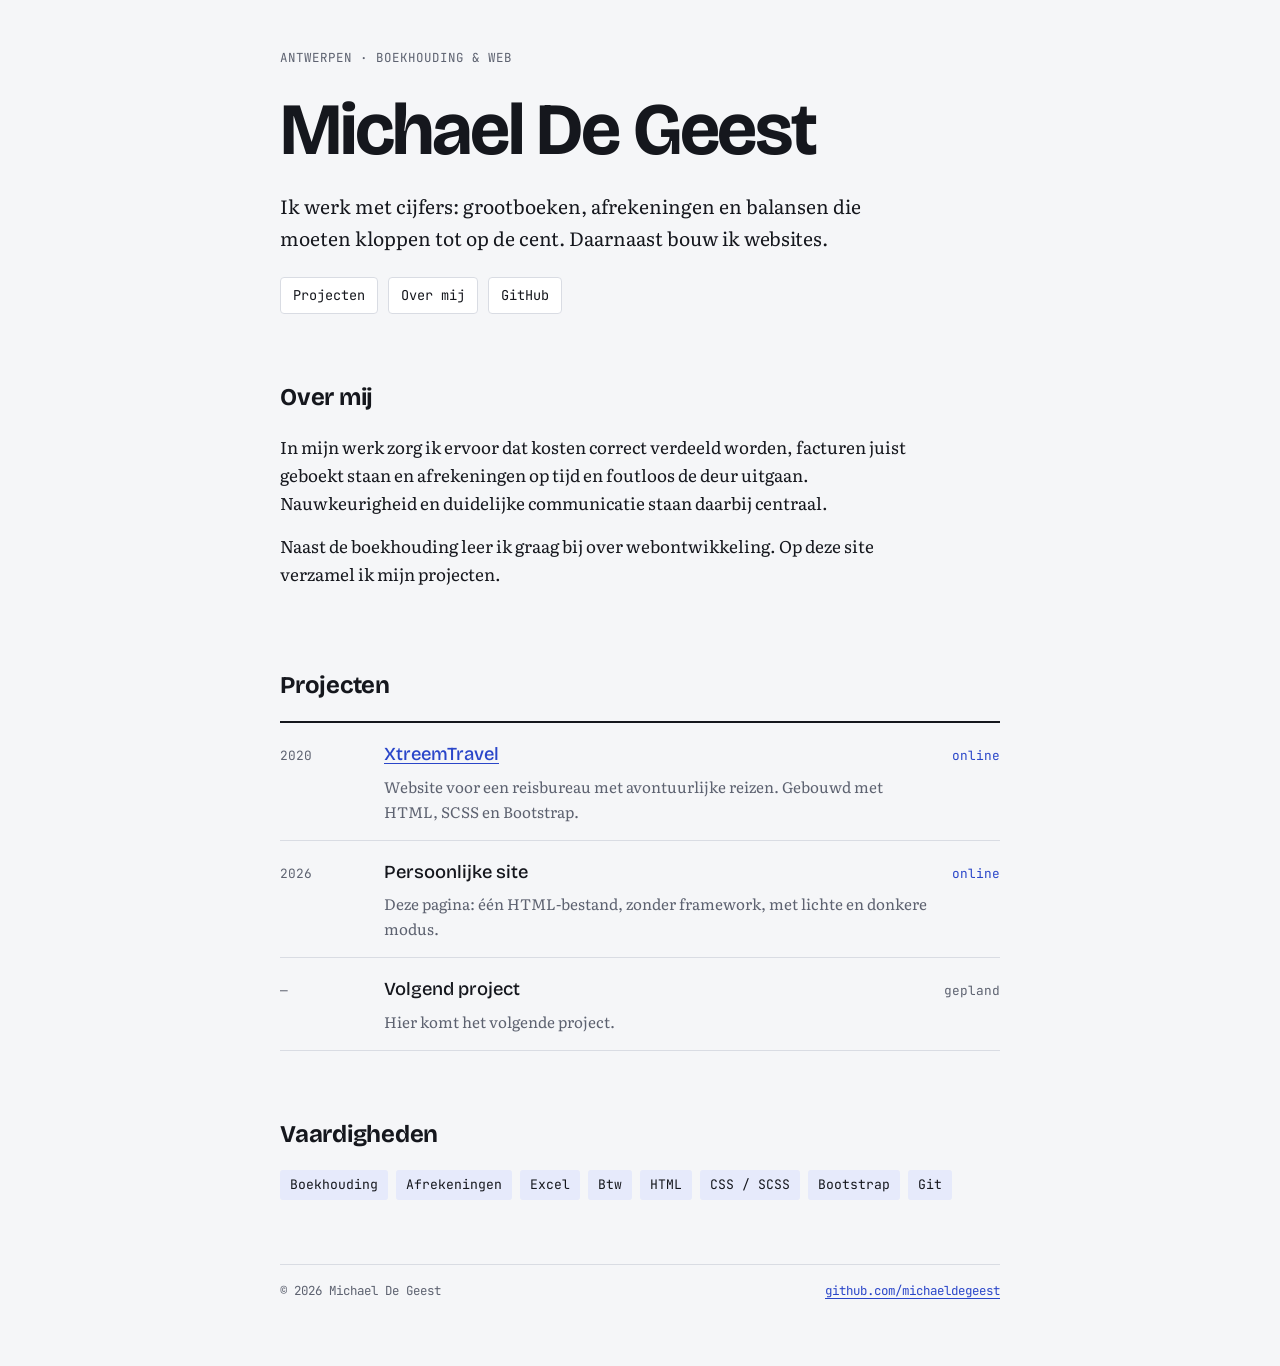
<file: index.html>
<!DOCTYPE html>
<html lang="nl">
<head>
<meta charset="UTF-8">
<meta name="viewport" content="width=device-width, initial-scale=1, viewport-fit=cover">
<title>Michael De Geest</title>
<meta name="description" content="Persoonlijke site van Michael De Geest: boekhouding, cijfers en webprojecten.">
<meta property="og:title" content="Michael De Geest">
<meta property="og:description" content="Boekhouding, cijfers en webprojecten.">
<link rel="preconnect" href="https://fonts.googleapis.com">
<link rel="preconnect" href="https://fonts.gstatic.com" crossorigin>
<link rel="stylesheet" href="https://fonts.googleapis.com/css2?family=Bricolage+Grotesque:opsz,wght@12..96,500;12..96,700&family=Literata:opsz,wght@7..72,400;7..72,500&family=JetBrains+Mono:wght@400;500&display=swap">
<style>
/* Layout: één smalle kolom; projecten staan als regels in een grootboek (datum · omschrijving · status). */
:root{
  --bg:#f5f6f8; --surface:#ffffff; --ink:#15171d; --muted:#5d6270; --line:#d9dce3; --accent:#2a46c9; --accent-soft:#e6eafb;
  --display:"Bricolage Grotesque","Segoe UI",system-ui,sans-serif;
  --body:"Literata",Georgia,"Times New Roman",serif;
  --mono:"JetBrains Mono",ui-monospace,Menlo,Consolas,monospace;
  color-scheme:light;
}
@media (prefers-color-scheme:dark){:root{
  --bg:#111319; --surface:#181b23; --ink:#e7e9ef; --muted:#9aa0ae; --line:#2a2e3a; --accent:#8aa0ff; --accent-soft:#1e2540; color-scheme:dark}}
*{box-sizing:border-box}
html{-webkit-text-size-adjust:100%}
body{margin:0;background:var(--bg);color:var(--ink);font-family:var(--body);font-size:17px;line-height:1.65;
  padding-left:max(20px,env(safe-area-inset-left,0px));padding-right:max(20px,env(safe-area-inset-right,0px));
  padding-block:max(48px,env(safe-area-inset-top,0px)) 64px}
main{max-width:720px;margin:0 auto;display:flex;flex-direction:column;gap:64px}
a{color:var(--accent);text-underline-offset:3px}
a:focus-visible{outline:2px solid var(--accent);outline-offset:3px;border-radius:2px}
.eyebrow{font-family:var(--mono);font-size:.78rem;letter-spacing:.08em;text-transform:uppercase;color:var(--muted);margin:0}
h1{font-family:var(--display);font-weight:700;font-size:clamp(2.6rem,9vw,4.6rem);line-height:1;letter-spacing:-.03em;margin:.35em 0 .3em;text-wrap:balance}
h2{font-family:var(--display);font-weight:700;font-size:1.5rem;letter-spacing:-.01em;margin:0 0 16px}
.lead{font-size:1.2rem;max-width:34em;margin:0}
.intro{display:flex;flex-direction:column}
.links{display:flex;flex-wrap:wrap;gap:10px;margin-top:24px}
.links a{font-family:var(--mono);font-size:.85rem;text-decoration:none;border:1px solid var(--line);padding:6px 12px;border-radius:4px;color:var(--ink);background:var(--surface)}
.links a:hover{border-color:var(--accent);color:var(--accent)}
section p{margin:0 0 14px;max-width:38em}
.ledger{border-top:2px solid var(--ink);margin:0;padding:0;list-style:none}
.ledger li{display:grid;grid-template-columns:5.5rem minmax(0,1fr) auto;gap:16px;align-items:baseline;padding:16px 0;border-bottom:1px solid var(--line)}
.ledger time,.ledger .st{font-family:var(--mono);font-size:.8rem;color:var(--muted);font-variant-numeric:tabular-nums}
.ledger h3{font-family:var(--display);font-weight:500;font-size:1.15rem;margin:0}
.ledger p{margin:4px 0 0;font-size:.95rem;color:var(--muted)}
.st{white-space:nowrap}
.st.live{color:var(--accent)}
@media (max-width:520px){.ledger li{grid-template-columns:minmax(0,1fr) auto}.ledger time{grid-column:1/-1}}
.skills{display:flex;flex-wrap:wrap;gap:8px;margin:0;padding:0;list-style:none}
.skills li{font-family:var(--mono);font-size:.82rem;background:var(--accent-soft);color:var(--ink);padding:4px 10px;border-radius:3px}
footer{max-width:720px;margin:64px auto 0;font-family:var(--mono);font-size:.78rem;color:var(--muted);border-top:1px solid var(--line);padding-top:16px;display:flex;justify-content:space-between;flex-wrap:wrap;gap:8px}
@media (prefers-reduced-motion:no-preference){
  .intro>*{animation:rise .6s cubic-bezier(.2,.7,.2,1) both}
  .intro>*:nth-child(2){animation-delay:.06s}.intro>*:nth-child(3){animation-delay:.12s}.intro>*:nth-child(4){animation-delay:.18s}
  @keyframes rise{from{transform:translateY(8px)}to{transform:none}}
}
</style>
</head>
<body>
<main>
  <!-- Pas de teksten hieronder gerust aan naar je eigen woorden. -->
  <header class="intro">
    <p class="eyebrow">Antwerpen · Boekhouding &amp; web</p>
    <h1>Michael De Geest</h1>
    <p class="lead">Ik werk met cijfers: grootboeken, afrekeningen en balansen die moeten kloppen tot op de cent. Daarnaast bouw ik websites.</p>
    <nav class="links" aria-label="Links">
      <a href="#projecten">Projecten</a>
      <a href="#over">Over mij</a>
      <a href="https://github.com/michaeldegeest">GitHub</a>
    </nav>
  </header>

  <section id="over">
    <h2>Over mij</h2>
    <p>In mijn werk zorg ik ervoor dat kosten correct verdeeld worden, facturen juist geboekt staan en afrekeningen op tijd en foutloos de deur uitgaan. Nauwkeurigheid en duidelijke communicatie staan daarbij centraal.</p>
    <p>Naast de boekhouding leer ik graag bij over webontwikkeling. Op deze site verzamel ik mijn projecten.</p>
  </section>

  <section id="projecten">
    <h2>Projecten</h2>
    <ul class="ledger">
      <li>
        <time datetime="2020">2020</time>
        <div>
          <h3><a href="XtreemTravel/">XtreemTravel</a></h3>
          <p>Website voor een reisbureau met avontuurlijke reizen. Gebouwd met HTML, SCSS en Bootstrap.</p>
        </div>
        <span class="st live">online</span>
      </li>
      <li>
        <time datetime="2026">2026</time>
        <div>
          <h3>Persoonlijke site</h3>
          <p>Deze pagina: één HTML-bestand, zonder framework, met lichte en donkere modus.</p>
        </div>
        <span class="st live">online</span>
      </li>
      <li>
        <time>—</time>
        <div>
          <h3>Volgend project</h3>
          <p>Hier komt het volgende project.</p>
        </div>
        <span class="st">gepland</span>
      </li>
    </ul>
  </section>

  <section id="vaardigheden">
    <h2>Vaardigheden</h2>
    <ul class="skills">
      <li>Boekhouding</li><li>Afrekeningen</li><li>Excel</li><li>Btw</li>
      <li>HTML</li><li>CSS / SCSS</li><li>Bootstrap</li><li>Git</li>
    </ul>
  </section>
</main>
<footer>
  <span>© 2026 Michael De Geest</span>
  <a href="https://github.com/michaeldegeest">github.com/michaeldegeest</a>
</footer>
</body>
</html>
</file>
